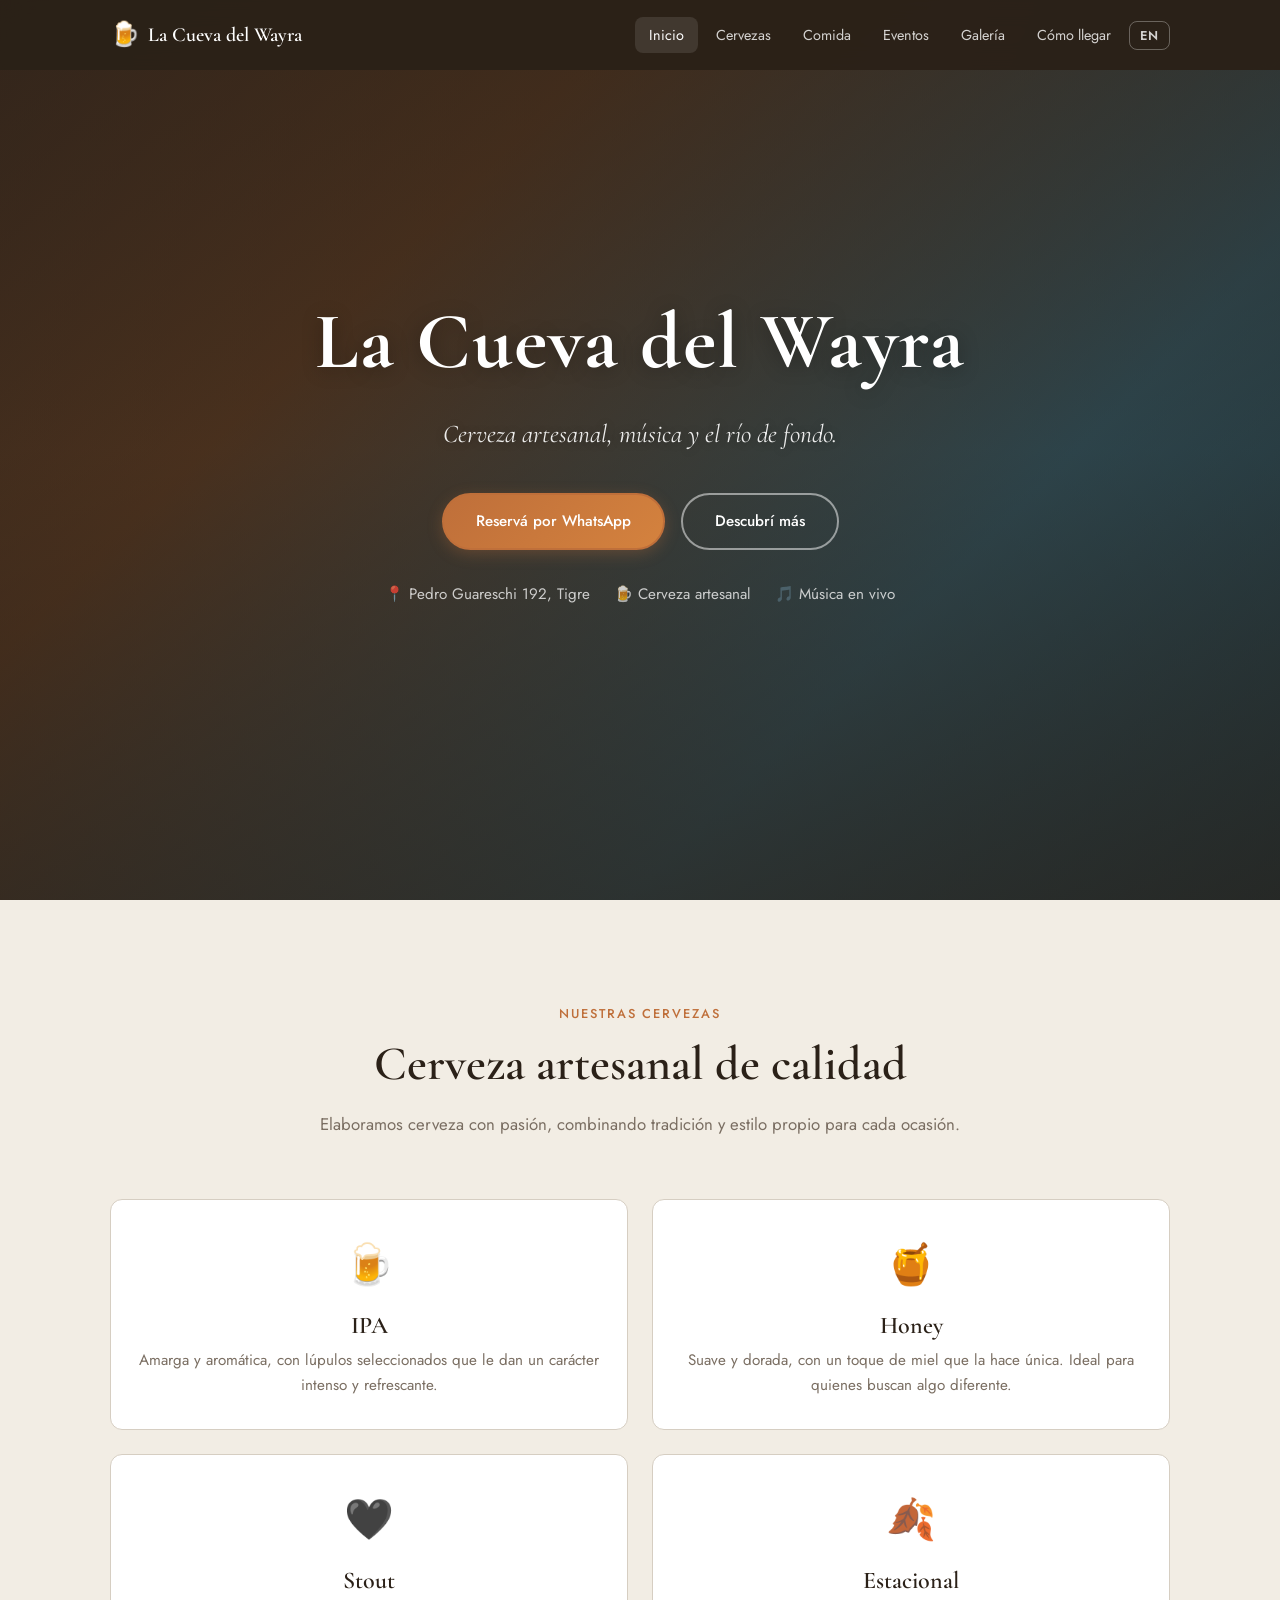
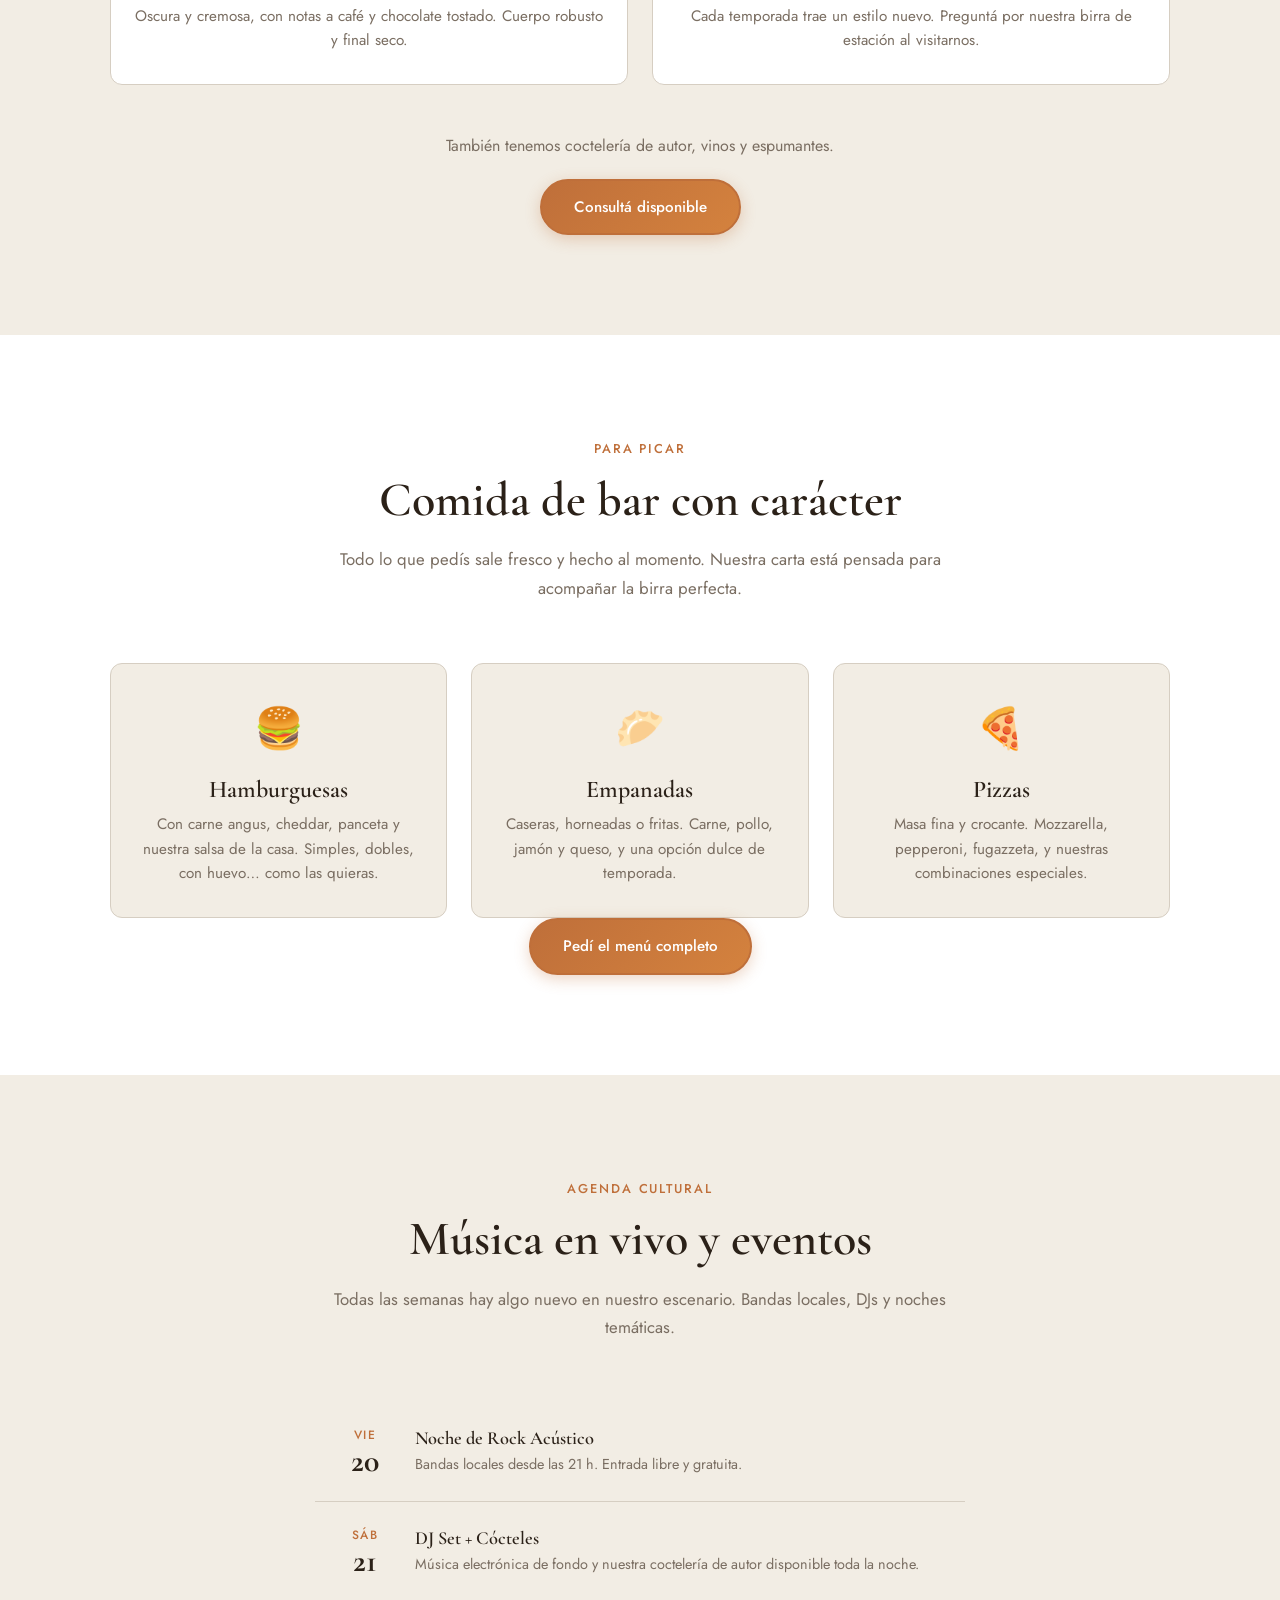
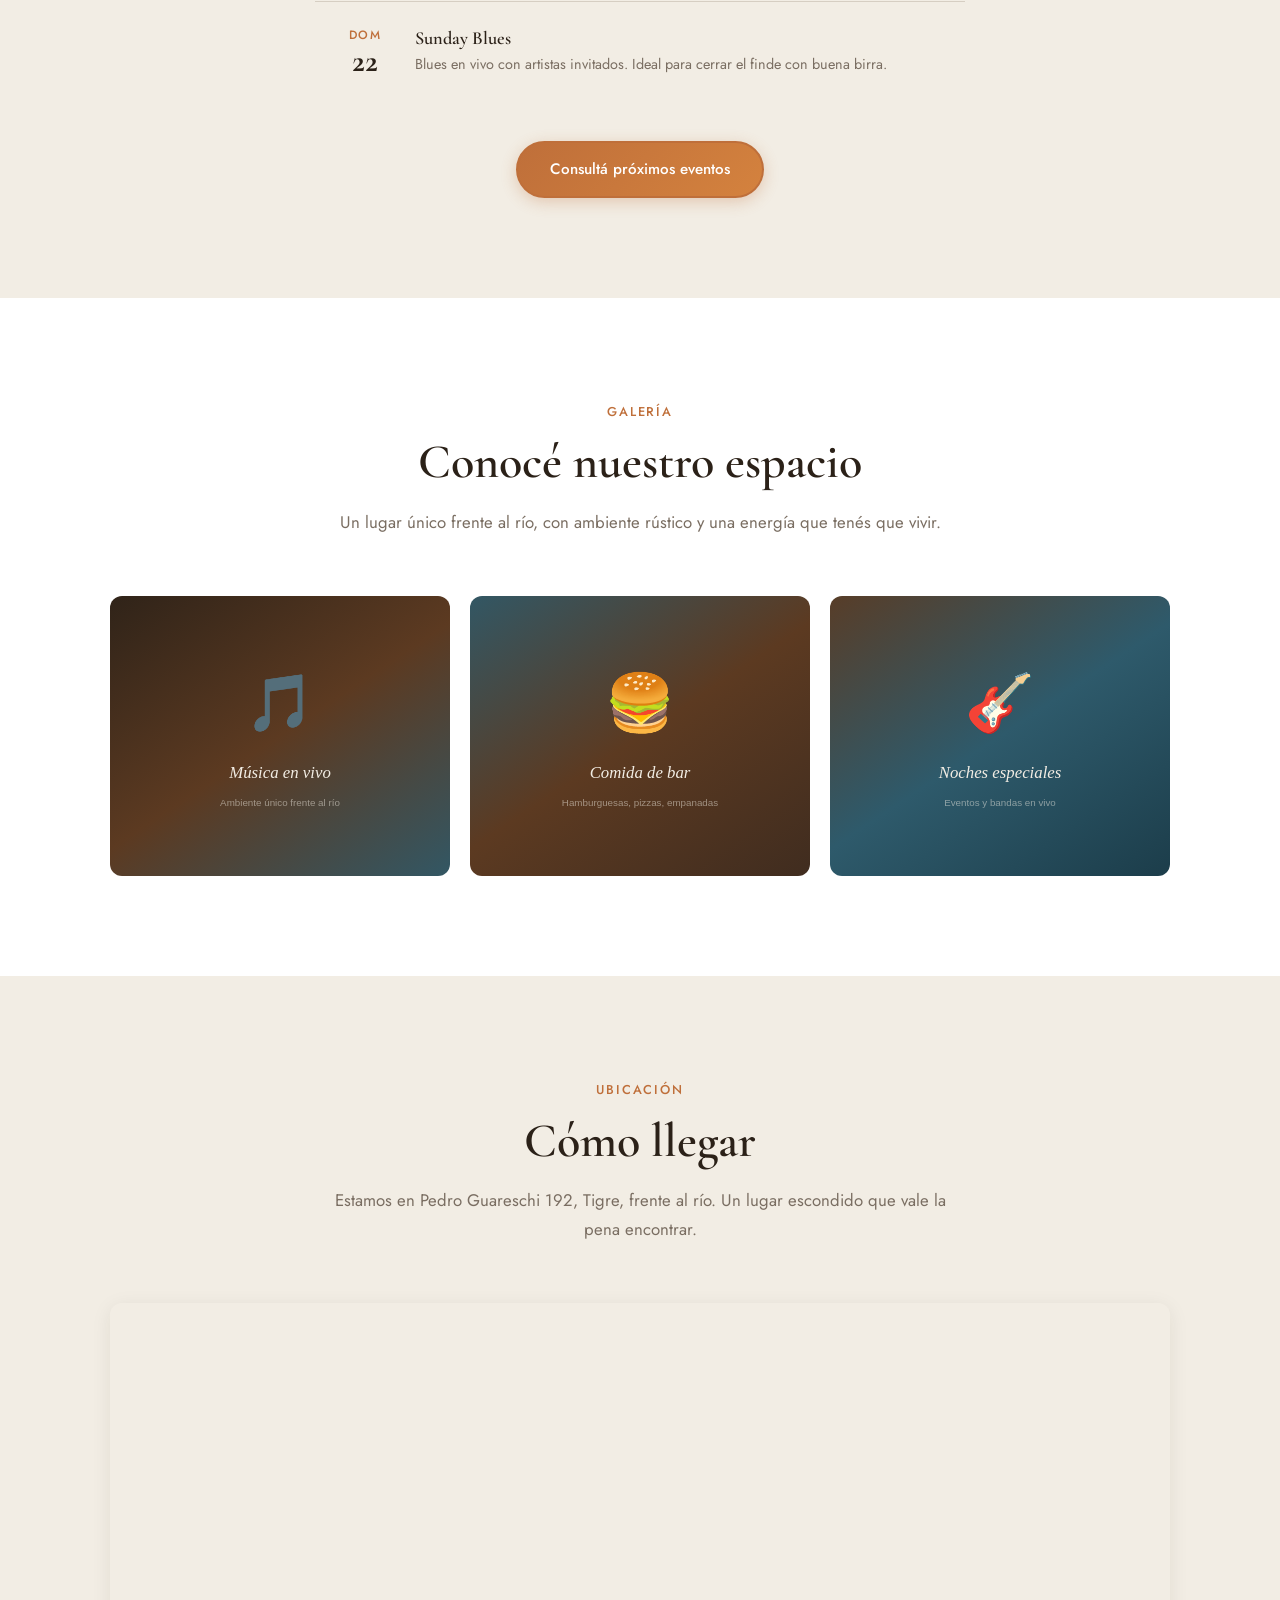
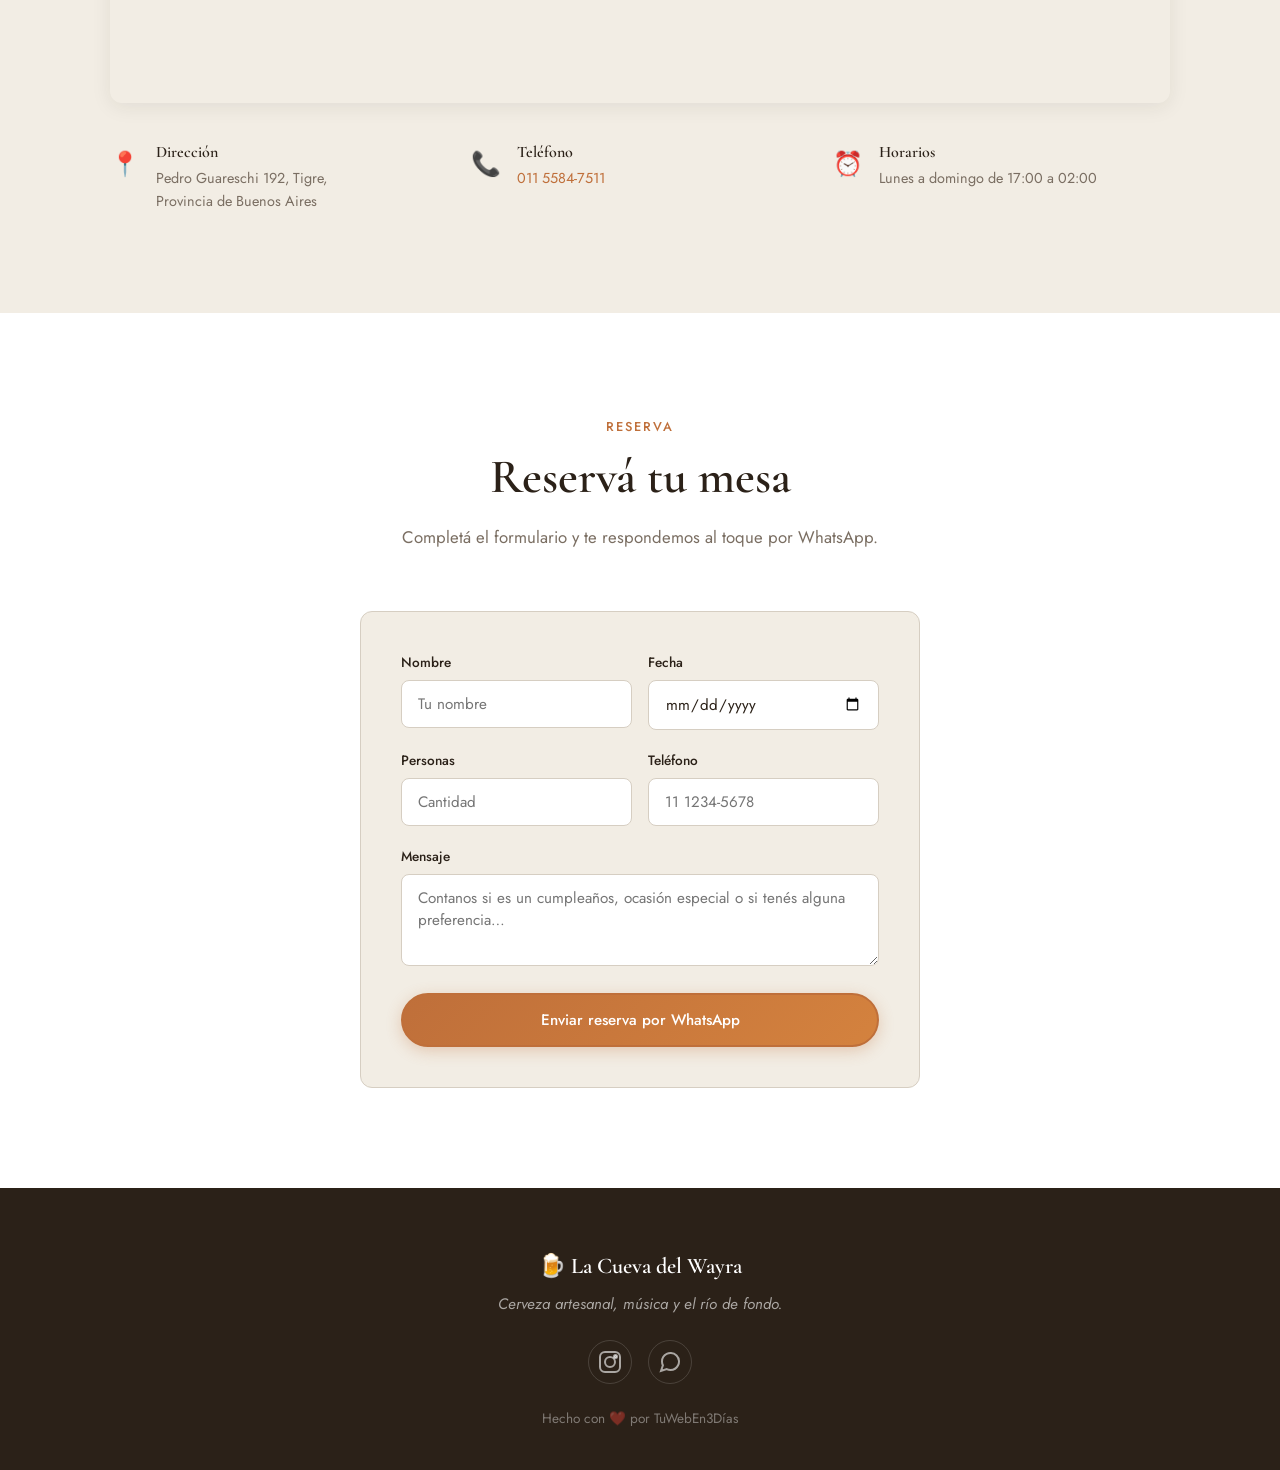
<file: index.html>
<!DOCTYPE html>
<html lang="es">
<head>
  <meta charset="UTF-8">
  <meta name="viewport" content="width=device-width, initial-scale=1.0">
  <title>La Cueva del Wayra | Cerveza artesanal, música y el río de fondo</title>
  <meta name="description" content="Bar cervecero artesanal en Tigre. Cerveza artesanal, música en vivo y comida de bar. Descubrí La Cueva del Wayra.">
  <link rel="preconnect" href="https://fonts.googleapis.com">
  <link rel="preconnect" href="https://fonts.gstatic.com" crossorigin>
  <link href="https://fonts.googleapis.com/css2?family=Cormorant+Garamond:ital,wght@0,400;0,500;0,600;0,700;1,400&family=Jost:wght@300;400;500;600&display=swap" rel="stylesheet">
  <link rel="stylesheet" href="css/styles.css">
  <link rel="icon" type="image/svg+xml" href="data:image/svg+xml,<svg xmlns='http://www.w3.org/2000/svg' viewBox='0 0 100 100'><text y='.9em' font-size='90'>🍺</text></svg>">
  <meta name="theme-color" content="#2B2118">
  <!-- Google tag (gtag.js) -->
  <script async src="https://www.googletagmanager.com/gtag/js?id=G-WNGLL9WG7B"></script>
  <script>window.dataLayer=window.dataLayer||[];function gtag(){dataLayer.push(arguments);}gtag('js',new Date());gtag('config','G-WNGLL9WG7B');</script>
  <script type="application/ld+json">
  {
    "@context": "https://schema.org",
    "@type": "BarOrPub",
    "name": "La Cueva del Wayra",
    "description": "Cerveza artesanal, música en vivo y el río de fondo. Bar cervecero en Tigre.",
    "address": {
      "@type": "PostalAddress",
      "streetAddress": "Pedro Guareschi 192",
      "addressLocality": "Tigre",
      "addressRegion": "Buenos Aires",
      "addressCountry": "AR"
    },
    "telephone": "+54 11 4426-2610",
    "url": "https://tuweben3dias.github.io/demo-la-cueva-del-wayra",
    "servesCuisine": ["Cerveza artesanal", "Hamburguesas", "Empanadas", "Pizzas", "Comida de bar"],
    "priceRange": "$$",
    "openingHours": "Mo-Su 17:00-02:00",
    "hasMenu": "https://tuweben3dias.github.io/demo-la-cueva-del-wayra/docs/menu.pdf"
  }
  </script>
</head>
<body>
  <nav class="navbar" id="navbar" role="navigation" aria-label="Navegación principal">
    <div class="nav-container">
      <a href="#" class="nav-logo" aria-label="La Cueva del Wayra - Inicio">
        <span class="nav-logo-icon">🍺</span>
        <span class="nav-logo-text">La Cueva del Wayra</span>
      </a>
      <button class="nav-toggle" id="navToggle" aria-label="Abrir menú" aria-expanded="false">
        <span></span><span></span><span></span>
      </button>
      <ul class="nav-menu" id="navMenu">
        <li><a href="#inicio" class="nav-link active">Inicio</a></li>
        <li><a href="#cervezas" class="nav-link">Cervezas</a></li>
        <li><a href="#comida" class="nav-link">Comida</a></li>
        <li><a href="#eventos" class="nav-link">Eventos</a></li>
        <li><a href="#galeria" class="nav-link">Galería</a></li>
        <li><a href="#como-llegar" class="nav-link">Cómo llegar</a></li>
        <li class="nav-lang"><a href="en/" class="nav-link lang-link" hreflang="en">EN</a></li>
      </ul>
    </div>
  </nav>

  <main>
    <section class="hero" id="inicio">
      <div class="hero-overlay"></div>
      <div class="hero-bg"></div>
      <div class="hero-content fade-in">
        <h1 class="hero-title">La Cueva del Wayra</h1>
        <p class="hero-tagline">Cerveza artesanal, música y el río de fondo.</p>
        <div class="hero-actions">
          <a href="https://wa.me/5491155847511?text=¡Hola!+Quiero+reservar+en+La+Cueva+del+Wayra" target="_blank" rel="noopener" class="btn btn-primary">Reservá por WhatsApp</a>
          <a href="#cervezas" class="btn btn-outline">Descubrí más</a>
        </div>
        <div class="hero-info">
          <span>📍 Pedro Guareschi 192, Tigre</span>
          <span>🍺 Cerveza artesanal</span>
          <span>🎵 Música en vivo</span>
        </div>
      </div>
    </section>

    <section class="section" id="cervezas">
      <div class="container">
        <div class="section-header fade-in">
          <span class="section-label">Nuestras cervezas</span>
          <h2 class="section-title">Cerveza artesanal de calidad</h2>
          <p class="section-desc">Elaboramos cerveza con pasión, combinando tradición y estilo propio para cada ocasión.</p>
        </div>
        <div class="grid-2">
          <div class="card fade-in">
            <div class="card-icon">🍺</div>
            <h3 class="card-title">IPA</h3>
            <p class="card-desc">Amarga y aromática, con lúpulos seleccionados que le dan un carácter intenso y refrescante.</p>
          </div>
          <div class="card fade-in">
            <div class="card-icon">🍯</div>
            <h3 class="card-title">Honey</h3>
            <p class="card-desc">Suave y dorada, con un toque de miel que la hace única. Ideal para quienes buscan algo diferente.</p>
          </div>
          <div class="card fade-in">
            <div class="card-icon">🖤</div>
            <h3 class="card-title">Stout</h3>
            <p class="card-desc">Oscura y cremosa, con notas a café y chocolate tostado. Cuerpo robusto y final seco.</p>
          </div>
          <div class="card fade-in">
            <div class="card-icon">🍂</div>
            <h3 class="card-title">Estacional</h3>
            <p class="card-desc">Cada temporada trae un estilo nuevo. Preguntá por nuestra birra de estación al visitarnos.</p>
          </div>
        </div>
        <div class="section-sub text-center fade-in">
          <p>También tenemos coctelería de autor, vinos y espumantes.</p>
          <a href="https://wa.me/5491155847511?text=¡Hola!+Quiero+consultar+por+las+cervezas+disponibles" target="_blank" rel="noopener" class="btn btn-primary">Consultá disponible</a>
        </div>
      </div>
    </section>

    <section class="section section-alt" id="comida">
      <div class="container">
        <div class="section-header fade-in">
          <span class="section-label">Para picar</span>
          <h2 class="section-title">Comida de bar con carácter</h2>
          <p class="section-desc">Todo lo que pedís sale fresco y hecho al momento. Nuestra carta está pensada para acompañar la birra perfecta.</p>
        </div>
        <div class="grid-3">
          <div class="card fade-in">
            <div class="card-icon">🍔</div>
            <h3 class="card-title">Hamburguesas</h3>
            <p class="card-desc">Con carne angus, cheddar, panceta y nuestra salsa de la casa. Simples, dobles, con huevo… como las quieras.</p>
          </div>
          <div class="card fade-in">
            <div class="card-icon">🥟</div>
            <h3 class="card-title">Empanadas</h3>
            <p class="card-desc">Caseras, horneadas o fritas. Carne, pollo, jamón y queso, y una opción dulce de temporada.</p>
          </div>
          <div class="card fade-in">
            <div class="card-icon">🍕</div>
            <h3 class="card-title">Pizzas</h3>
            <p class="card-desc">Masa fina y crocante. Mozzarella, pepperoni, fugazzeta, y nuestras combinaciones especiales.</p>
          </div>
        </div>
        <div class="text-center fade-in">
          <a href="https://wa.me/5491155847511?text=¡Hola!+Quiero+ver+el+menú+completo" target="_blank" rel="noopener" class="btn btn-primary">Pedí el menú completo</a>
        </div>
      </div>
    </section>

    <section class="section" id="eventos">
      <div class="container">
        <div class="section-header fade-in">
          <span class="section-label">Agenda cultural</span>
          <h2 class="section-title">Música en vivo y eventos</h2>
          <p class="section-desc">Todas las semanas hay algo nuevo en nuestro escenario. Bandas locales, DJs y noches temáticas.</p>
        </div>
        <div class="event-list fade-in">
          <div class="event-item">
            <div class="event-date">
              <span class="event-day">Vie</span>
              <span class="event-num">20</span>
            </div>
            <div class="event-info">
              <h3>Noche de Rock Acústico</h3>
              <p>Bandas locales desde las 21 h. Entrada libre y gratuita.</p>
            </div>
          </div>
          <div class="event-item">
            <div class="event-date">
              <span class="event-day">Sáb</span>
              <span class="event-num">21</span>
            </div>
            <div class="event-info">
              <h3>DJ Set + Cócteles</h3>
              <p>Música electrónica de fondo y nuestra coctelería de autor disponible toda la noche.</p>
            </div>
          </div>
          <div class="event-item">
            <div class="event-date">
              <span class="event-day">Dom</span>
              <span class="event-num">22</span>
            </div>
            <div class="event-info">
              <h3>Sunday Blues</h3>
              <p>Blues en vivo con artistas invitados. Ideal para cerrar el finde con buena birra.</p>
            </div>
          </div>
        </div>
        <div class="text-center fade-in">
          <a href="https://wa.me/5491155847511?text=¡Hola!+Quiero+saber+los+próximos+eventos" target="_blank" rel="noopener" class="btn btn-primary">Consultá próximos eventos</a>
        </div>
      </div>
    </section>

    <section class="section section-alt" id="galeria">
      <div class="container">
        <div class="section-header fade-in">
          <span class="section-label">Galería</span>
          <h2 class="section-title">Conocé nuestro espacio</h2>
          <p class="section-desc">Un lugar único frente al río, con ambiente rústico y una energía que tenés que vivir.</p>
        </div>
        <div class="gallery-grid fade-in">
          <div class="gallery-item">
            <img src="imgs/placeholder-gallery-1.svg" alt="Ambiente de La Cueva del Wayra con música en vivo" loading="lazy" width="600" height="400">
          </div>
          <div class="gallery-item">
            <img src="imgs/placeholder-gallery-2.svg" alt="Nuestras cervezas artesanales y comida de bar" loading="lazy" width="600" height="400">
          </div>
          <div class="gallery-item">
            <img src="imgs/placeholder-gallery-3.svg" alt="Noches de música en vivo en el bar" loading="lazy" width="600" height="400">
          </div>
        </div>
      </div>
    </section>

    <section class="section" id="como-llegar">
      <div class="container">
        <div class="section-header fade-in">
          <span class="section-label">Ubicación</span>
          <h2 class="section-title">Cómo llegar</h2>
          <p class="section-desc">Estamos en Pedro Guareschi 192, Tigre, frente al río. Un lugar escondido que vale la pena encontrar.</p>
        </div>
        <div class="map-container fade-in">
          <iframe
            src="https://www.google.com/maps/embed?pb=!1m18!1m12!1m3!1d3289.850383074579!2d-58.577674!3d-34.424818!2m3!1f0!2f0!3f0!3m2!1i1024!2i768!4f13.1!3m3!1m2!1s0x95bca5b0b0b0b0b0%3A0x0!2sPedro+Guareschi+192%2C+Tigre!5e0!3m2!1ses!2sar!4v1"
            width="600" height="450" style="border:0;" allowfullscreen="" loading="lazy" title="Mapa de ubicación de La Cueva del Wayra">
          </iframe>
        </div>
        <div class="location-info fade-in">
          <div class="location-detail">
            <span class="location-icon">📍</span>
            <div>
              <h4>Dirección</h4>
              <p>Pedro Guareschi 192, Tigre,<br>Provincia de Buenos Aires</p>
            </div>
          </div>
          <div class="location-detail">
            <span class="location-icon">📞</span>
            <div>
              <h4>Teléfono</h4>
              <p><a href="tel:+541144262610">011 5584-7511</a></p>
            </div>
          </div>
          <div class="location-detail">
            <span class="location-icon">⏰</span>
            <div>
              <h4>Horarios</h4>
              <p>Lunes a domingo de 17:00 a 02:00</p>
            </div>
          </div>
        </div>
      </div>
    </section>

    <section class="section section-form" id="reserva">
      <div class="container">
        <div class="section-header fade-in">
          <span class="section-label">Reserva</span>
          <h2 class="section-title">Reservá tu mesa</h2>
          <p class="section-desc">Completá el formulario y te respondemos al toque por WhatsApp.</p>
        </div>
        <form class="form fade-in" id="reservaForm" novalidate>
          <div class="form-row">
            <div class="form-group">
              <label for="nombre">Nombre</label>
              <input type="text" id="nombre" name="nombre" required placeholder="Tu nombre" autocomplete="name">
            </div>
            <div class="form-group">
              <label for="fecha">Fecha</label>
              <input type="date" id="fecha" name="fecha" required>
            </div>
          </div>
          <div class="form-row">
            <div class="form-group">
              <label for="personas">Personas</label>
              <input type="number" id="personas" name="personas" min="1" max="20" required placeholder="Cantidad">
            </div>
            <div class="form-group">
              <label for="telefono">Teléfono</label>
              <input type="tel" id="telefono" name="telefono" required placeholder="11 1234-5678" autocomplete="tel">
            </div>
          </div>
          <div class="form-group">
            <label for="mensaje">Mensaje</label>
            <textarea id="mensaje" name="mensaje" rows="3" placeholder="Contanos si es un cumpleaños, ocasión especial o si tenés alguna preferencia…"></textarea>
          </div>
          <button type="submit" class="btn btn-primary btn-full">Enviar reserva por WhatsApp</button>
        </form>
      </div>
    </section>
  </main>

  <footer class="footer">
    <div class="container">
      <div class="footer-content">
        <div class="footer-brand">
          <span class="footer-logo">🍺 La Cueva del Wayra</span>
          <p>Cerveza artesanal, música y el río de fondo.</p>
        </div>
        <div class="footer-social">
          <a href="https://instagram.com/islandercerveceria" target="_blank" rel="noopener" aria-label="Instagram" class="social-link">
            <svg width="24" height="24" viewBox="0 0 24 24" fill="none" stroke="currentColor" stroke-width="2"><rect x="2" y="2" width="20" height="20" rx="5"/><circle cx="12" cy="12" r="5"/><circle cx="17.5" cy="6.5" r="1.5" fill="currentColor"/></svg>
          </a>
          <a href="https://wa.me/5491155847511" target="_blank" rel="noopener" aria-label="WhatsApp" class="social-link">
            <svg width="24" height="24" viewBox="0 0 24 24" fill="none" stroke="currentColor" stroke-width="2"><path d="M21 11.5a8.38 8.38 0 0 1-.9 3.8 8.5 8.5 0 0 1-7.6 4.7 8.38 8.38 0 0 1-3.8-.9L3 21l1.9-5.7a8.38 8.38 0 0 1-.9-3.8 8.5 8.5 0 0 1 4.7-7.6 8.38 8.38 0 0 1 3.8-.9h.5a8.48 8.48 0 0 1 8 8v.5z"/></svg>
          </a>
        </div>
        <div class="footer-legal">
          <p>Hecho con ❤️ por TuWebEn3Días</p>
        </div>
      </div>
    </div>
  </footer>

  <script src="js/main.js"></script>
</body>
</html>
</file>
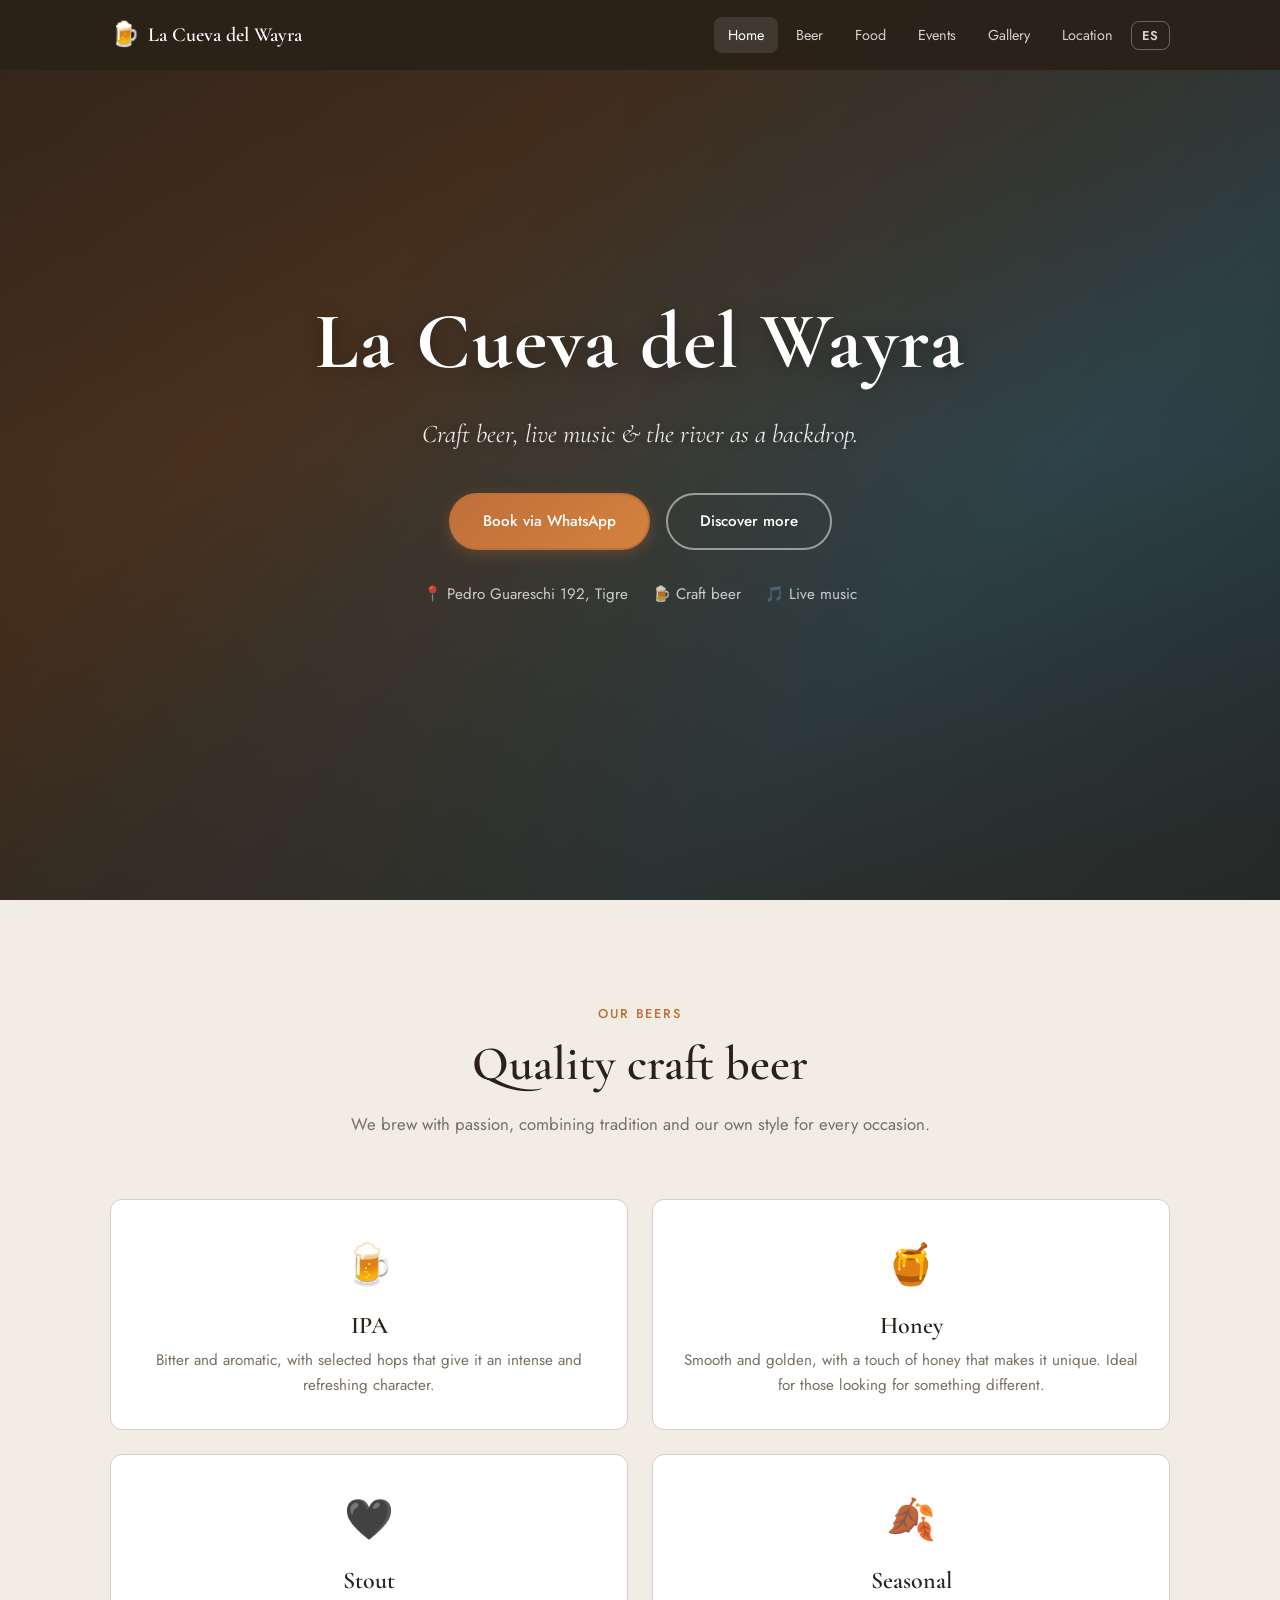
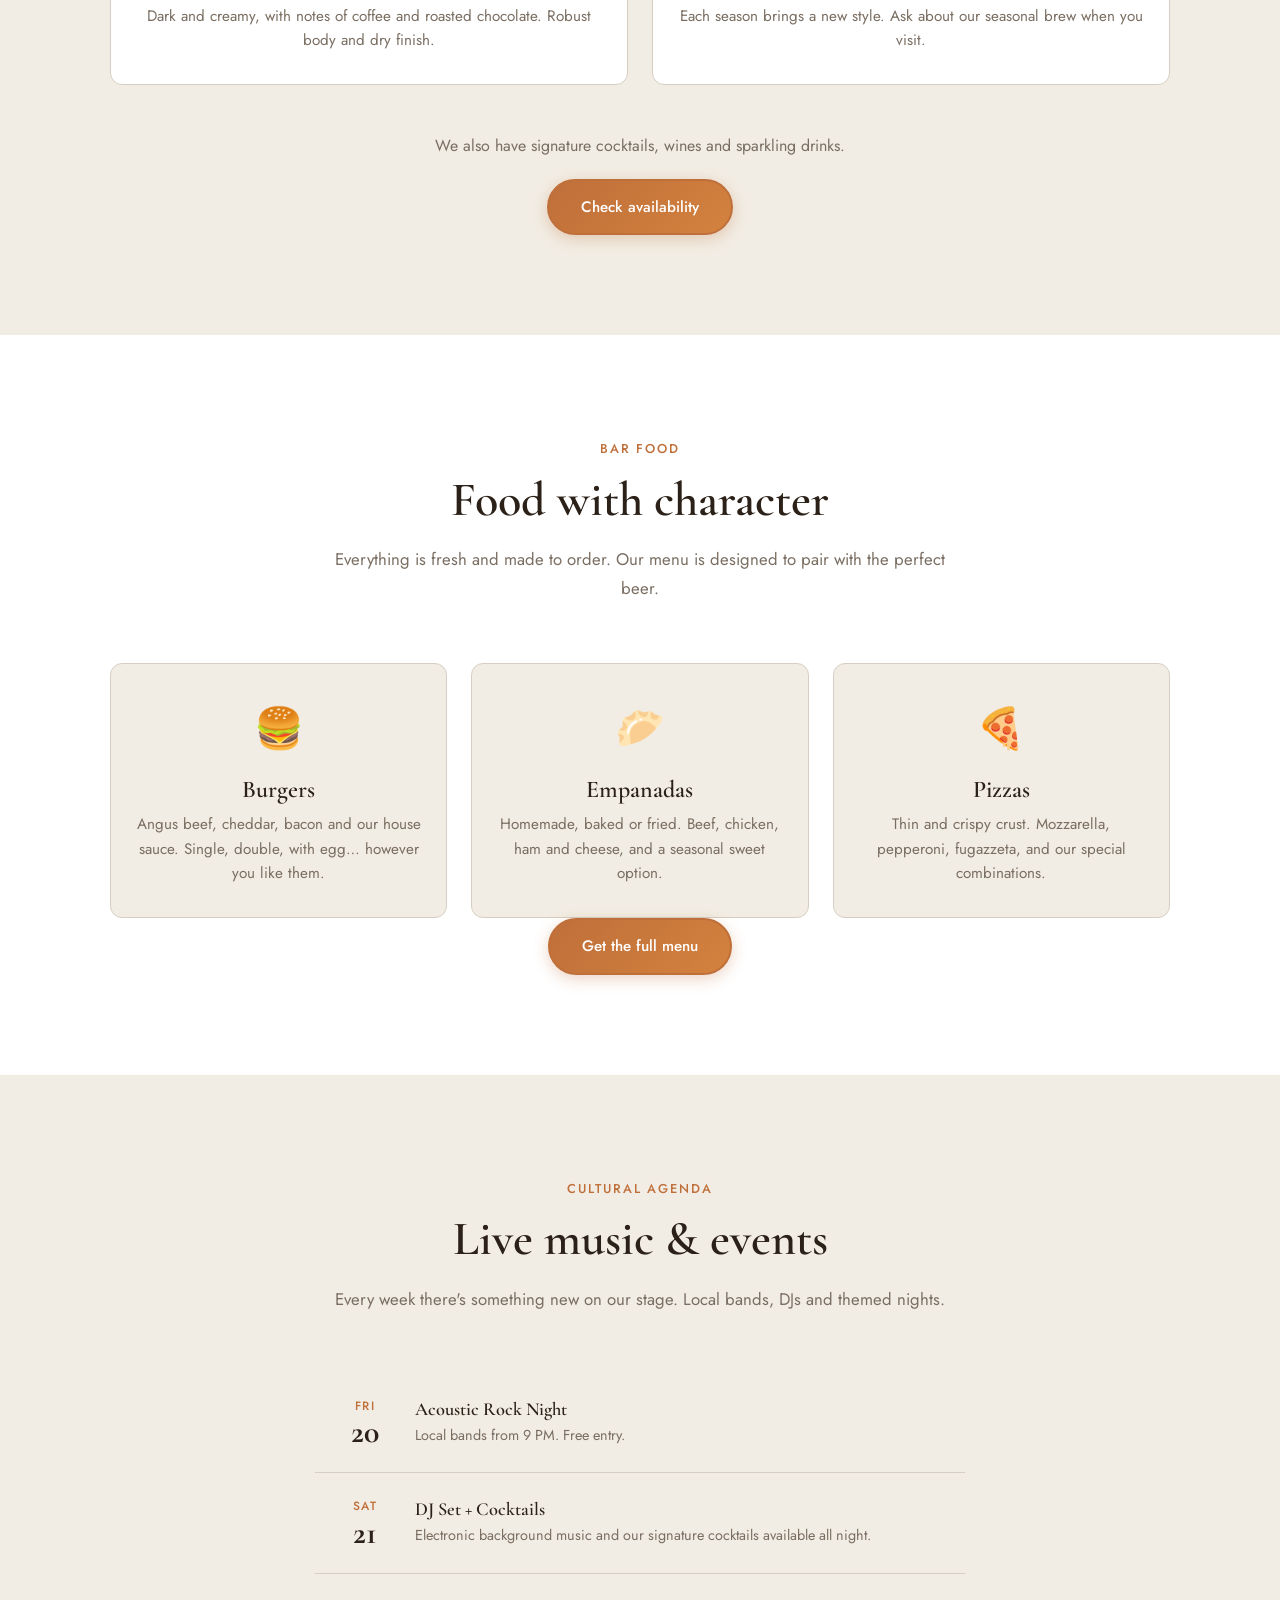
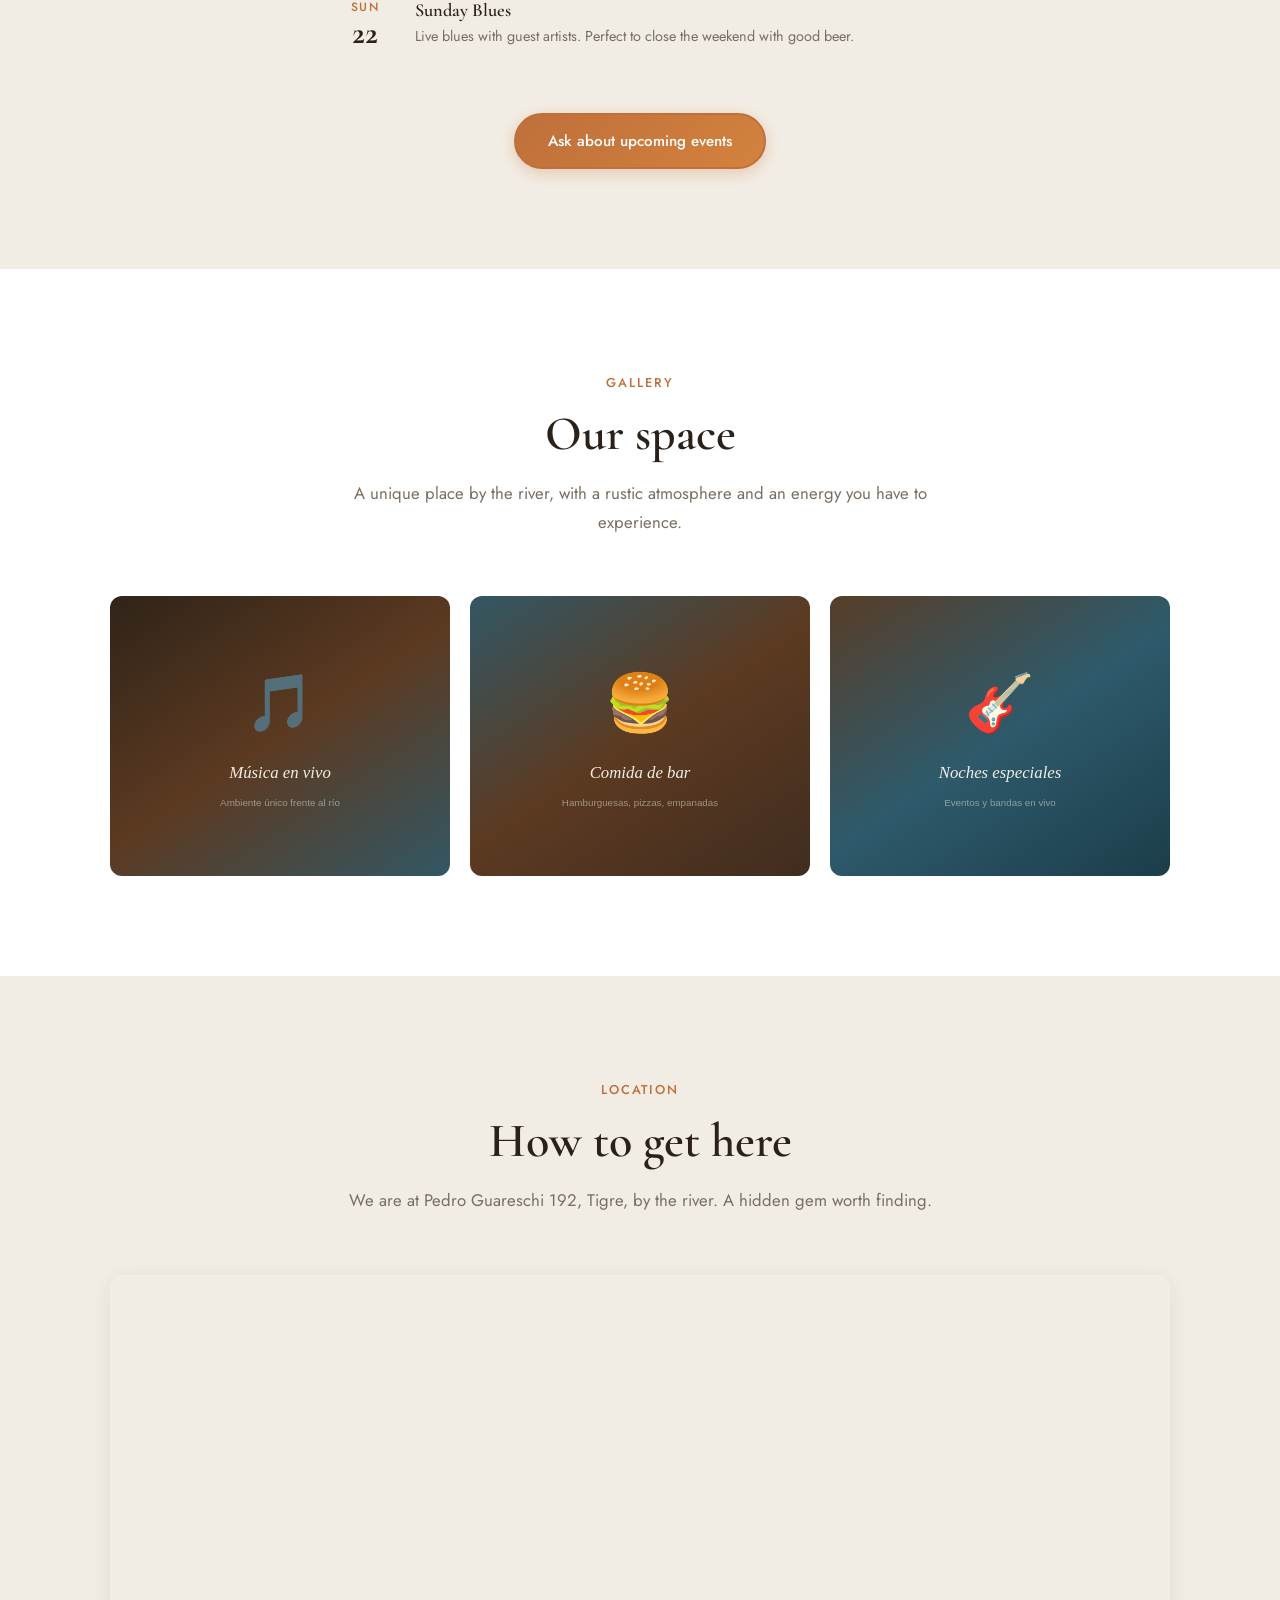
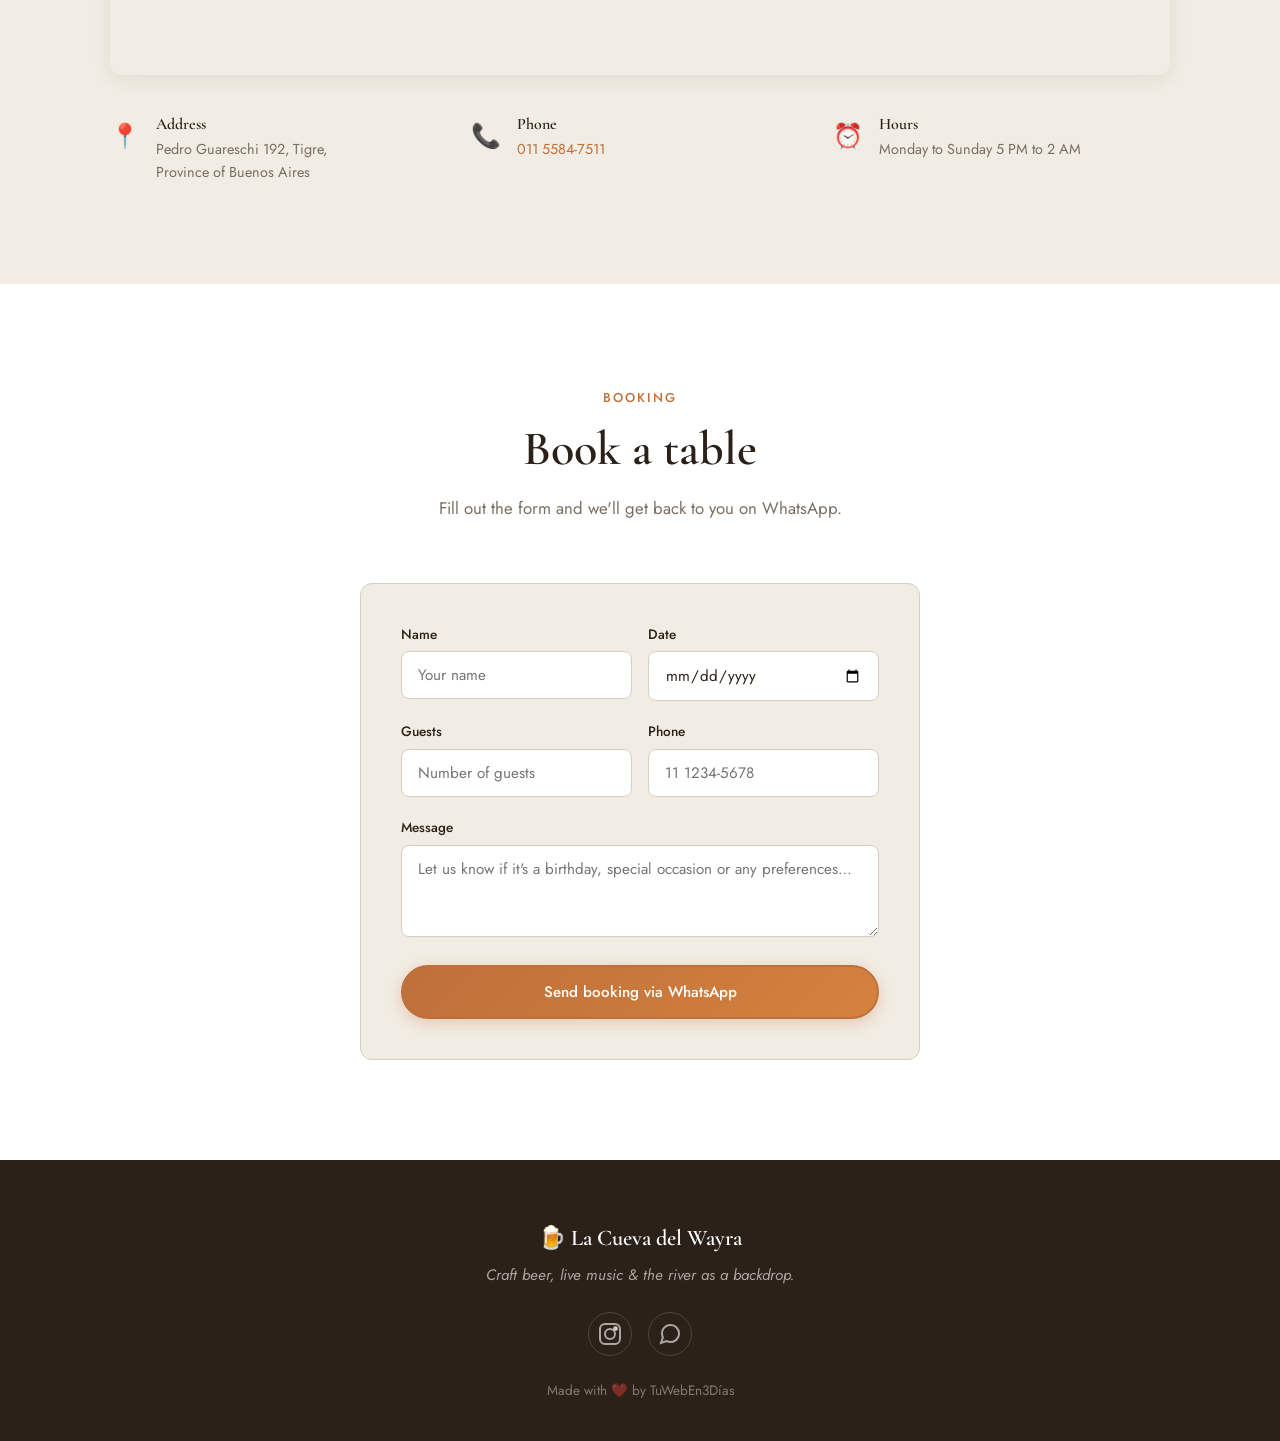
<file: en/index.html>
<!DOCTYPE html>
<html lang="en">
<head>
  <meta charset="UTF-8">
  <meta name="viewport" content="width=device-width, initial-scale=1.0">
  <title>La Cueva del Wayra | Craft beer, live music & the river</title>
  <meta name="description" content="Craft brewery bar in Tigre, Argentina. Craft beer, live music and bar food. Discover La Cueva del Wayra.">
  <link rel="preconnect" href="https://fonts.googleapis.com">
  <link rel="preconnect" href="https://fonts.gstatic.com" crossorigin>
  <link href="https://fonts.googleapis.com/css2?family=Cormorant+Garamond:ital,wght@0,400;0,500;0,600;0,700;1,400&family=Jost:wght@300;400;500;600&display=swap" rel="stylesheet">
  <link rel="stylesheet" href="../css/styles.css">
  <link rel="icon" type="image/svg+xml" href="data:image/svg+xml,<svg xmlns='http://www.w3.org/2000/svg' viewBox='0 0 100 100'><text y='.9em' font-size='90'>🍺</text></svg>">
  <meta name="theme-color" content="#2B2118">
  <!-- Google tag (gtag.js) -->
  <script async src="https://www.googletagmanager.com/gtag/js?id=G-WNGLL9WG7B"></script>
  <script>window.dataLayer=window.dataLayer||[];function gtag(){dataLayer.push(arguments);}gtag('js',new Date());gtag('config','G-WNGLL9WG7B');</script>
  <script type="application/ld+json">
  {
    "@context": "https://schema.org",
    "@type": "BarOrPub",
    "name": "La Cueva del Wayra",
    "description": "Craft beer, live music and the river as a backdrop. Brewery bar in Tigre.",
    "address": {
      "@type": "PostalAddress",
      "streetAddress": "Pedro Guareschi 192",
      "addressLocality": "Tigre",
      "addressRegion": "Buenos Aires",
      "addressCountry": "AR"
    },
    "telephone": "+54 11 4426-2610",
    "url": "https://tuweben3dias.github.io/demo-la-cueva-del-wayra",
    "servesCuisine": ["Craft beer", "Burgers", "Empanadas", "Pizzas", "Bar food"],
    "priceRange": "$$",
    "openingHours": "Mo-Su 17:00-02:00",
    "hasMenu": "https://tuweben3dias.github.io/demo-la-cueva-del-wayra/docs/menu.pdf"
  }
  </script>
</head>
<body>
  <nav class="navbar" id="navbar" role="navigation" aria-label="Main navigation">
    <div class="nav-container">
      <a href="../" class="nav-logo" aria-label="La Cueva del Wayra - Home" hreflang="es">
        <span class="nav-logo-icon">🍺</span>
        <span class="nav-logo-text">La Cueva del Wayra</span>
      </a>
      <button class="nav-toggle" id="navToggle" aria-label="Open menu" aria-expanded="false">
        <span></span><span></span><span></span>
      </button>
      <ul class="nav-menu" id="navMenu">
        <li><a href="#home" class="nav-link active">Home</a></li>
        <li><a href="#beer" class="nav-link">Beer</a></li>
        <li><a href="#food" class="nav-link">Food</a></li>
        <li><a href="#events" class="nav-link">Events</a></li>
        <li><a href="#gallery" class="nav-link">Gallery</a></li>
        <li><a href="#location" class="nav-link">Location</a></li>
        <li class="nav-lang"><a href="../" class="nav-link lang-link" hreflang="es">ES</a></li>
      </ul>
    </div>
  </nav>

  <main>
    <section class="hero" id="home">
      <div class="hero-overlay"></div>
      <div class="hero-bg"></div>
      <div class="hero-content fade-in">
        <h1 class="hero-title">La Cueva del Wayra</h1>
        <p class="hero-tagline">Craft beer, live music & the river as a backdrop.</p>
        <div class="hero-actions">
          <a href="https://wa.me/5491155847511?text=Hi!+I+want+to+book+at+La+Cueva+del+Wayra" target="_blank" rel="noopener" class="btn btn-primary">Book via WhatsApp</a>
          <a href="#beer" class="btn btn-outline">Discover more</a>
        </div>
        <div class="hero-info">
          <span>📍 Pedro Guareschi 192, Tigre</span>
          <span>🍺 Craft beer</span>
          <span>🎵 Live music</span>
        </div>
      </div>
    </section>

    <section class="section" id="beer">
      <div class="container">
        <div class="section-header fade-in">
          <span class="section-label">Our beers</span>
          <h2 class="section-title">Quality craft beer</h2>
          <p class="section-desc">We brew with passion, combining tradition and our own style for every occasion.</p>
        </div>
        <div class="grid-2">
          <div class="card fade-in">
            <div class="card-icon">🍺</div>
            <h3 class="card-title">IPA</h3>
            <p class="card-desc">Bitter and aromatic, with selected hops that give it an intense and refreshing character.</p>
          </div>
          <div class="card fade-in">
            <div class="card-icon">🍯</div>
            <h3 class="card-title">Honey</h3>
            <p class="card-desc">Smooth and golden, with a touch of honey that makes it unique. Ideal for those looking for something different.</p>
          </div>
          <div class="card fade-in">
            <div class="card-icon">🖤</div>
            <h3 class="card-title">Stout</h3>
            <p class="card-desc">Dark and creamy, with notes of coffee and roasted chocolate. Robust body and dry finish.</p>
          </div>
          <div class="card fade-in">
            <div class="card-icon">🍂</div>
            <h3 class="card-title">Seasonal</h3>
            <p class="card-desc">Each season brings a new style. Ask about our seasonal brew when you visit.</p>
          </div>
        </div>
        <div class="section-sub text-center fade-in">
          <p>We also have signature cocktails, wines and sparkling drinks.</p>
          <a href="https://wa.me/5491155847511?text=Hi!+I+want+to+ask+about+available+beers" target="_blank" rel="noopener" class="btn btn-primary">Check availability</a>
        </div>
      </div>
    </section>

    <section class="section section-alt" id="food">
      <div class="container">
        <div class="section-header fade-in">
          <span class="section-label">Bar food</span>
          <h2 class="section-title">Food with character</h2>
          <p class="section-desc">Everything is fresh and made to order. Our menu is designed to pair with the perfect beer.</p>
        </div>
        <div class="grid-3">
          <div class="card fade-in">
            <div class="card-icon">🍔</div>
            <h3 class="card-title">Burgers</h3>
            <p class="card-desc">Angus beef, cheddar, bacon and our house sauce. Single, double, with egg… however you like them.</p>
          </div>
          <div class="card fade-in">
            <div class="card-icon">🥟</div>
            <h3 class="card-title">Empanadas</h3>
            <p class="card-desc">Homemade, baked or fried. Beef, chicken, ham and cheese, and a seasonal sweet option.</p>
          </div>
          <div class="card fade-in">
            <div class="card-icon">🍕</div>
            <h3 class="card-title">Pizzas</h3>
            <p class="card-desc">Thin and crispy crust. Mozzarella, pepperoni, fugazzeta, and our special combinations.</p>
          </div>
        </div>
        <div class="text-center fade-in">
          <a href="https://wa.me/5491155847511?text=Hi!+I+want+to+see+the+full+menu" target="_blank" rel="noopener" class="btn btn-primary">Get the full menu</a>
        </div>
      </div>
    </section>

    <section class="section" id="events">
      <div class="container">
        <div class="section-header fade-in">
          <span class="section-label">Cultural agenda</span>
          <h2 class="section-title">Live music & events</h2>
          <p class="section-desc">Every week there's something new on our stage. Local bands, DJs and themed nights.</p>
        </div>
        <div class="event-list fade-in">
          <div class="event-item">
            <div class="event-date">
              <span class="event-day">Fri</span>
              <span class="event-num">20</span>
            </div>
            <div class="event-info">
              <h3>Acoustic Rock Night</h3>
              <p>Local bands from 9 PM. Free entry.</p>
            </div>
          </div>
          <div class="event-item">
            <div class="event-date">
              <span class="event-day">Sat</span>
              <span class="event-num">21</span>
            </div>
            <div class="event-info">
              <h3>DJ Set + Cocktails</h3>
              <p>Electronic background music and our signature cocktails available all night.</p>
            </div>
          </div>
          <div class="event-item">
            <div class="event-date">
              <span class="event-day">Sun</span>
              <span class="event-num">22</span>
            </div>
            <div class="event-info">
              <h3>Sunday Blues</h3>
              <p>Live blues with guest artists. Perfect to close the weekend with good beer.</p>
            </div>
          </div>
        </div>
        <div class="text-center fade-in">
          <a href="https://wa.me/5491155847511?text=Hi!+What+are+the+upcoming+events?" target="_blank" rel="noopener" class="btn btn-primary">Ask about upcoming events</a>
        </div>
      </div>
    </section>

    <section class="section section-alt" id="gallery">
      <div class="container">
        <div class="section-header fade-in">
          <span class="section-label">Gallery</span>
          <h2 class="section-title">Our space</h2>
          <p class="section-desc">A unique place by the river, with a rustic atmosphere and an energy you have to experience.</p>
        </div>
        <div class="gallery-grid fade-in">
          <div class="gallery-item">
            <img src="../imgs/placeholder-gallery-1.svg" alt="La Cueva del Wayra atmosphere with live music" loading="lazy" width="600" height="400">
          </div>
          <div class="gallery-item">
            <img src="../imgs/placeholder-gallery-2.svg" alt="Our craft beers and bar food" loading="lazy" width="600" height="400">
          </div>
          <div class="gallery-item">
            <img src="../imgs/placeholder-gallery-3.svg" alt="Live music nights at the bar" loading="lazy" width="600" height="400">
          </div>
        </div>
      </div>
    </section>

    <section class="section" id="location">
      <div class="container">
        <div class="section-header fade-in">
          <span class="section-label">Location</span>
          <h2 class="section-title">How to get here</h2>
          <p class="section-desc">We are at Pedro Guareschi 192, Tigre, by the river. A hidden gem worth finding.</p>
        </div>
        <div class="map-container fade-in">
          <iframe
            src="https://www.google.com/maps/embed?pb=!1m18!1m12!1m3!1d3289.850383074579!2d-58.577674!3d-34.424818!2m3!1f0!2f0!3f0!3m2!1i1024!2i768!4f13.1!3m3!1m2!1s0x95bca5b0b0b0b0b0%3A0x0!2sPedro+Guareschi+192%2C+Tigre!5e0!3m2!1ses!2sar!4v1"
            width="600" height="450" style="border:0;" allowfullscreen="" loading="lazy" title="Map showing La Cueva del Wayra location">
          </iframe>
        </div>
        <div class="location-info fade-in">
          <div class="location-detail">
            <span class="location-icon">📍</span>
            <div>
              <h4>Address</h4>
              <p>Pedro Guareschi 192, Tigre,<br>Province of Buenos Aires</p>
            </div>
          </div>
          <div class="location-detail">
            <span class="location-icon">📞</span>
            <div>
              <h4>Phone</h4>
              <p><a href="tel:+541144262610">011 5584-7511</a></p>
            </div>
          </div>
          <div class="location-detail">
            <span class="location-icon">⏰</span>
            <div>
              <h4>Hours</h4>
              <p>Monday to Sunday 5 PM to 2 AM</p>
            </div>
          </div>
        </div>
      </div>
    </section>

    <section class="section section-form" id="booking">
      <div class="container">
        <div class="section-header fade-in">
          <span class="section-label">Booking</span>
          <h2 class="section-title">Book a table</h2>
          <p class="section-desc">Fill out the form and we'll get back to you on WhatsApp.</p>
        </div>
        <form class="form fade-in" id="reservaForm" novalidate>
          <div class="form-row">
            <div class="form-group">
              <label for="nombre">Name</label>
              <input type="text" id="nombre" name="nombre" required placeholder="Your name" autocomplete="name">
            </div>
            <div class="form-group">
              <label for="fecha">Date</label>
              <input type="date" id="fecha" name="fecha" required>
            </div>
          </div>
          <div class="form-row">
            <div class="form-group">
              <label for="personas">Guests</label>
              <input type="number" id="personas" name="personas" min="1" max="20" required placeholder="Number of guests">
            </div>
            <div class="form-group">
              <label for="telefono">Phone</label>
              <input type="tel" id="telefono" name="telefono" required placeholder="11 1234-5678" autocomplete="tel">
            </div>
          </div>
          <div class="form-group">
            <label for="mensaje">Message</label>
            <textarea id="mensaje" name="mensaje" rows="3" placeholder="Let us know if it's a birthday, special occasion or any preferences…"></textarea>
          </div>
          <button type="submit" class="btn btn-primary btn-full">Send booking via WhatsApp</button>
        </form>
      </div>
    </section>
  </main>

  <footer class="footer">
    <div class="container">
      <div class="footer-content">
        <div class="footer-brand">
          <span class="footer-logo">🍺 La Cueva del Wayra</span>
          <p>Craft beer, live music & the river as a backdrop.</p>
        </div>
        <div class="footer-social">
          <a href="https://instagram.com/islandercerveceria" target="_blank" rel="noopener" aria-label="Instagram" class="social-link">
            <svg width="24" height="24" viewBox="0 0 24 24" fill="none" stroke="currentColor" stroke-width="2"><rect x="2" y="2" width="20" height="20" rx="5"/><circle cx="12" cy="12" r="5"/><circle cx="17.5" cy="6.5" r="1.5" fill="currentColor"/></svg>
          </a>
          <a href="https://wa.me/5491155847511" target="_blank" rel="noopener" aria-label="WhatsApp" class="social-link">
            <svg width="24" height="24" viewBox="0 0 24 24" fill="none" stroke="currentColor" stroke-width="2"><path d="M21 11.5a8.38 8.38 0 0 1-.9 3.8 8.5 8.5 0 0 1-7.6 4.7 8.38 8.38 0 0 1-3.8-.9L3 21l1.9-5.7a8.38 8.38 0 0 1-.9-3.8 8.5 8.5 0 0 1 4.7-7.6 8.38 8.38 0 0 1 3.8-.9h.5a8.48 8.48 0 0 1 8 8v.5z"/></svg>
          </a>
        </div>
        <div class="footer-legal">
          <p>Made with ❤️ by TuWebEn3Días</p>
        </div>
      </div>
    </div>
  </footer>

  <script src="../js/main.js"></script>
</body>
</html>
</file>
<file: css/styles.css>
:root {
  --color-bg: #F2EDE4;
  --color-surface: #FFFFFF;
  --color-accent: #BF6F3A;
  --color-accent-2: #2E5A6B;
  --color-text: #2B2118;
  --color-muted: #7A6E62;
  --color-border: #D6CEC2;
  --font-title: 'Cormorant Garamond', Georgia, serif;
  --font-body: 'Jost', -apple-system, BlinkMacSystemFont, 'Segoe UI', sans-serif;
  --max-width: 1100px;
  --nav-height: 70px;
  --radius: 12px;
  --shadow: 0 4px 20px rgba(43, 33, 24, 0.08);
  --shadow-lg: 0 8px 40px rgba(43, 33, 24, 0.12);
}

*, *::before, *::after {
  box-sizing: border-box;
  margin: 0;
  padding: 0;
}

html {
  scroll-behavior: smooth;
  scroll-padding-top: var(--nav-height);
}

body {
  font-family: var(--font-body);
  color: var(--color-text);
  background-color: var(--color-bg);
  line-height: 1.6;
  -webkit-font-smoothing: antialiased;
  -moz-osx-font-smoothing: grayscale;
}

img {
  max-width: 100%;
  height: auto;
  display: block;
}

a {
  color: var(--color-accent);
  text-decoration: none;
  transition: color 0.3s;
}

a:hover {
  color: var(--color-accent-2);
}

h1, h2, h3, h4 {
  font-family: var(--font-title);
  font-weight: 600;
  line-height: 1.2;
  color: var(--color-text);
}

.container {
  max-width: var(--max-width);
  margin: 0 auto;
  padding: 0 20px;
}

.text-center {
  text-align: center;
}

/* Navbar */
.navbar {
  position: fixed;
  top: 0;
  left: 0;
  right: 0;
  z-index: 1000;
  background: rgba(43, 33, 24, 0.95);
  backdrop-filter: blur(12px);
  -webkit-backdrop-filter: blur(12px);
  height: var(--nav-height);
  transition: transform 0.3s, background 0.3s;
}

.navbar.scrolled {
  background: rgba(43, 33, 24, 0.98);
}

.navbar.hidden {
  transform: translateY(-100%);
}

.nav-container {
  max-width: var(--max-width);
  margin: 0 auto;
  padding: 0 20px;
  display: flex;
  align-items: center;
  justify-content: space-between;
  height: 100%;
}

.nav-logo {
  display: flex;
  align-items: center;
  gap: 8px;
  color: var(--color-surface);
  font-family: var(--font-title);
  font-size: 1.25rem;
  font-weight: 600;
  text-decoration: none;
}

.nav-logo-icon {
  font-size: 1.5rem;
}

.nav-logo:hover {
  color: var(--color-accent);
}

.nav-menu {
  display: flex;
  list-style: none;
  align-items: center;
  gap: 4px;
}

.nav-link {
  color: rgba(255, 255, 255, 0.8);
  padding: 8px 14px;
  border-radius: 8px;
  font-size: 0.9rem;
  font-weight: 400;
  transition: color 0.3s, background 0.3s;
  text-decoration: none;
}

.nav-link:hover,
.nav-link.active {
  color: var(--color-surface);
  background: rgba(255, 255, 255, 0.1);
}

.lang-link {
  font-weight: 600;
  font-size: 0.8rem;
  text-transform: uppercase;
  letter-spacing: 0.05em;
  border: 1px solid rgba(255, 255, 255, 0.3);
  padding: 4px 10px;
}

.nav-toggle {
  display: none;
  flex-direction: column;
  gap: 5px;
  background: none;
  border: none;
  cursor: pointer;
  padding: 4px;
}

.nav-toggle span {
  display: block;
  width: 26px;
  height: 2px;
  background: var(--color-surface);
  border-radius: 2px;
  transition: transform 0.3s, opacity 0.3s;
}

.nav-toggle.active span:nth-child(1) {
  transform: rotate(45deg) translate(5px, 5px);
}

.nav-toggle.active span:nth-child(2) {
  opacity: 0;
}

.nav-toggle.active span:nth-child(3) {
  transform: rotate(-45deg) translate(5px, -5px);
}

/* Hero */
.hero {
  position: relative;
  min-height: 100vh;
  display: flex;
  align-items: center;
  justify-content: center;
  text-align: center;
  overflow: hidden;
}

.hero-bg {
  position: absolute;
  inset: 0;
  background:
    linear-gradient(135deg, #3D2B1F 0%, #5C3A21 30%, #2E5A6B 70%, #1A3A47 100%);
  z-index: 0;
}

.hero-overlay {
  position: absolute;
  inset: 0;
  background: linear-gradient(
    to bottom,
    rgba(43, 33, 24, 0.6) 0%,
    rgba(43, 33, 24, 0.4) 50%,
    rgba(43, 33, 24, 0.7) 100%
  );
  z-index: 1;
}

.hero-content {
  position: relative;
  z-index: 2;
  padding: 20px;
  max-width: 800px;
}

.hero-title {
  font-family: var(--font-title);
  font-size: clamp(2.8rem, 8vw, 5rem);
  font-weight: 700;
  color: var(--color-surface);
  margin-bottom: 0.3em;
  letter-spacing: 0.02em;
  text-shadow: 0 2px 20px rgba(0,0,0,0.3);
}

.hero-tagline {
  font-family: var(--font-title);
  font-size: clamp(1.2rem, 3vw, 1.6rem);
  font-weight: 400;
  font-style: italic;
  color: rgba(255, 255, 255, 0.9);
  margin-bottom: 1.5em;
  text-shadow: 0 1px 10px rgba(0,0,0,0.3);
}

.hero-actions {
  display: flex;
  gap: 16px;
  justify-content: center;
  flex-wrap: wrap;
  margin-bottom: 2em;
}

.hero-info {
  display: flex;
  gap: 24px;
  justify-content: center;
  flex-wrap: wrap;
  color: rgba(255, 255, 255, 0.75);
  font-size: 0.95rem;
}

/* Buttons */
.btn {
  display: inline-flex;
  align-items: center;
  justify-content: center;
  padding: 14px 32px;
  border-radius: 50px;
  font-family: var(--font-body);
  font-size: 0.95rem;
  font-weight: 500;
  text-decoration: none;
  cursor: pointer;
  transition: all 0.3s;
  border: 2px solid transparent;
  gap: 8px;
}

.btn-primary {
  background: linear-gradient(135deg, var(--color-accent), #D4823E);
  color: var(--color-surface);
  border-color: var(--color-accent);
  box-shadow: 0 4px 15px rgba(191, 111, 58, 0.3);
}

.btn-primary:hover {
  background: linear-gradient(135deg, #D4823E, var(--color-accent));
  box-shadow: 0 6px 25px rgba(191, 111, 58, 0.4);
  transform: translateY(-2px);
  color: var(--color-surface);
}

.btn-outline {
  background: transparent;
  color: var(--color-surface);
  border-color: rgba(255, 255, 255, 0.5);
}

.btn-outline:hover {
  background: rgba(255, 255, 255, 0.1);
  border-color: var(--color-surface);
  color: var(--color-surface);
}

.btn-full {
  width: 100%;
}

/* Sections */
.section {
  padding: 100px 0;
}

.section-alt {
  background: var(--color-surface);
}

.section-header {
  text-align: center;
  margin-bottom: 60px;
  max-width: 650px;
  margin-left: auto;
  margin-right: auto;
}

.section-label {
  display: inline-block;
  font-family: var(--font-body);
  font-size: 0.8rem;
  font-weight: 500;
  text-transform: uppercase;
  letter-spacing: 0.15em;
  color: var(--color-accent);
  margin-bottom: 12px;
}

.section-title {
  font-size: clamp(2rem, 5vw, 3rem);
  margin-bottom: 16px;
}

.section-desc {
  color: var(--color-muted);
  font-size: 1.05rem;
  line-height: 1.7;
}

.section-sub {
  margin-top: 48px;
}

.section-sub p {
  margin-bottom: 20px;
  color: var(--color-muted);
}

/* Cards */
.grid-2 {
  display: grid;
  grid-template-columns: repeat(2, 1fr);
  gap: 24px;
}

.grid-3 {
  display: grid;
  grid-template-columns: repeat(3, 1fr);
  gap: 24px;
}

.card {
  background: var(--color-surface);
  border: 1px solid var(--color-border);
  border-radius: var(--radius);
  padding: 32px 24px;
  text-align: center;
  transition: transform 0.3s, box-shadow 0.3s;
}

.section-alt .card {
  background: var(--color-bg);
}

.card:hover {
  transform: translateY(-4px);
  box-shadow: var(--shadow-lg);
}

.card-icon {
  font-size: 2.5rem;
  margin-bottom: 16px;
  display: block;
}

.card-title {
  font-family: var(--font-title);
  font-size: 1.5rem;
  margin-bottom: 8px;
}

.card-desc {
  color: var(--color-muted);
  font-size: 0.95rem;
  line-height: 1.6;
}

/* Events */
.event-list {
  max-width: 650px;
  margin: 0 auto 40px;
}

.event-item {
  display: flex;
  gap: 20px;
  align-items: center;
  padding: 24px 20px;
  border-bottom: 1px solid var(--color-border);
  transition: background 0.3s;
}

.event-item:last-child {
  border-bottom: none;
}

.event-item:hover {
  background: rgba(191, 111, 58, 0.04);
  border-radius: var(--radius);
}

.event-date {
  text-align: center;
  min-width: 60px;
  flex-shrink: 0;
}

.event-day {
  display: block;
  font-family: var(--font-body);
  font-size: 0.75rem;
  font-weight: 500;
  text-transform: uppercase;
  letter-spacing: 0.1em;
  color: var(--color-accent);
}

.event-num {
  display: block;
  font-family: var(--font-title);
  font-size: 2rem;
  font-weight: 700;
  line-height: 1;
  color: var(--color-text);
}

.event-info h3 {
  font-size: 1.15rem;
  margin-bottom: 4px;
}

.event-info p {
  color: var(--color-muted);
  font-size: 0.9rem;
}

/* Gallery */
.gallery-grid {
  display: grid;
  grid-template-columns: repeat(3, 1fr);
  gap: 20px;
}

.gallery-item {
  border-radius: var(--radius);
  overflow: hidden;
  transition: transform 0.3s, box-shadow 0.3s;
}

.gallery-item:hover {
  transform: scale(1.02);
  box-shadow: var(--shadow-lg);
}

.gallery-item img {
  width: 100%;
  height: 280px;
  object-fit: cover;
}

/* Map */
.map-container {
  border-radius: var(--radius);
  overflow: hidden;
  box-shadow: var(--shadow);
  margin-bottom: 40px;
}

.map-container iframe {
  width: 100%;
  height: 400px;
  display: block;
}

.location-info {
  display: grid;
  grid-template-columns: repeat(3, 1fr);
  gap: 24px;
}

.location-detail {
  display: flex;
  gap: 16px;
  align-items: flex-start;
}

.location-icon {
  font-size: 1.5rem;
  flex-shrink: 0;
  margin-top: 2px;
}

.location-detail h4 {
  font-size: 1rem;
  margin-bottom: 4px;
}

.location-detail p {
  color: var(--color-muted);
  font-size: 0.9rem;
}

.location-detail a {
  color: var(--color-accent);
}

/* Form */
.section-form {
  background: var(--color-surface);
}

.form {
  max-width: 560px;
  margin: 0 auto;
  padding: 40px;
  background: var(--color-bg);
  border-radius: var(--radius);
  border: 1px solid var(--color-border);
}

.form-row {
  display: grid;
  grid-template-columns: 1fr 1fr;
  gap: 16px;
}

.form-group {
  margin-bottom: 20px;
}

.form-group label {
  display: block;
  font-family: var(--font-body);
  font-size: 0.85rem;
  font-weight: 500;
  margin-bottom: 6px;
  color: var(--color-text);
}

.form-group input,
.form-group textarea {
  width: 100%;
  padding: 12px 16px;
  border: 1px solid var(--color-border);
  border-radius: 8px;
  font-family: var(--font-body);
  font-size: 0.95rem;
  color: var(--color-text);
  background: var(--color-surface);
  transition: border-color 0.3s, box-shadow 0.3s;
}

.form-group input:focus,
.form-group textarea:focus {
  outline: none;
  border-color: var(--color-accent);
  box-shadow: 0 0 0 3px rgba(191, 111, 58, 0.15);
}

.form-group textarea {
  resize: vertical;
  min-height: 80px;
}

/* Footer */
.footer {
  background: var(--color-text);
  color: rgba(255, 255, 255, 0.7);
  padding: 60px 0 40px;
}

.footer-content {
  display: flex;
  flex-direction: column;
  align-items: center;
  gap: 24px;
  text-align: center;
}

.footer-logo {
  font-family: var(--font-title);
  font-size: 1.4rem;
  color: var(--color-surface);
  font-weight: 600;
}

.footer-brand p {
  margin-top: 8px;
  font-style: italic;
  font-size: 0.95rem;
  color: rgba(255, 255, 255, 0.6);
}

.footer-social {
  display: flex;
  gap: 16px;
}

.social-link {
  color: rgba(255, 255, 255, 0.6);
  transition: color 0.3s, transform 0.3s;
  display: flex;
  align-items: center;
  justify-content: center;
  width: 44px;
  height: 44px;
  border-radius: 50%;
  border: 1px solid rgba(255, 255, 255, 0.15);
}

.social-link:hover {
  color: var(--color-accent);
  transform: translateY(-2px);
  border-color: var(--color-accent);
}

.footer-legal {
  font-size: 0.85rem;
  color: rgba(255, 255, 255, 0.4);
}

/* Fade In Animation */
.fade-in {
  opacity: 0;
  transform: translateY(30px);
  transition: opacity 0.7s ease, transform 0.7s ease;
}

.fade-in.visible {
  opacity: 1;
  transform: translateY(0);
}

/* Responsive */
@media (max-width: 768px) {
  .nav-menu {
    position: fixed;
    top: var(--nav-height);
    left: 0;
    right: 0;
    background: rgba(43, 33, 24, 0.98);
    flex-direction: column;
    padding: 20px;
    gap: 8px;
    transform: translateY(-100%);
    opacity: 0;
    transition: transform 0.3s, opacity 0.3s;
    pointer-events: none;
    backdrop-filter: blur(12px);
  }

  .nav-menu.open {
    transform: translateY(0);
    opacity: 1;
    pointer-events: auto;
  }

  .nav-link {
    width: 100%;
    text-align: center;
    padding: 12px;
    font-size: 1rem;
  }

  .nav-toggle {
    display: flex;
  }

  .grid-2 {
    grid-template-columns: 1fr;
  }

  .grid-3 {
    grid-template-columns: 1fr;
  }

  .gallery-grid {
    grid-template-columns: 1fr;
  }

  .location-info {
    grid-template-columns: 1fr;
  }

  .form {
    padding: 24px 20px;
  }

  .form-row {
    grid-template-columns: 1fr;
  }

  .hero-info {
    flex-direction: column;
    gap: 8px;
  }

  .event-item {
    flex-direction: column;
    text-align: center;
  }

  .section {
    padding: 60px 0;
  }

  .map-container iframe {
    height: 300px;
  }
}

@media (max-width: 480px) {
  .hero-title {
    font-size: 2.2rem;
  }

  .btn {
    width: 100%;
  }

  .hero-actions {
    flex-direction: column;
    width: 100%;
  }
}
</file>
